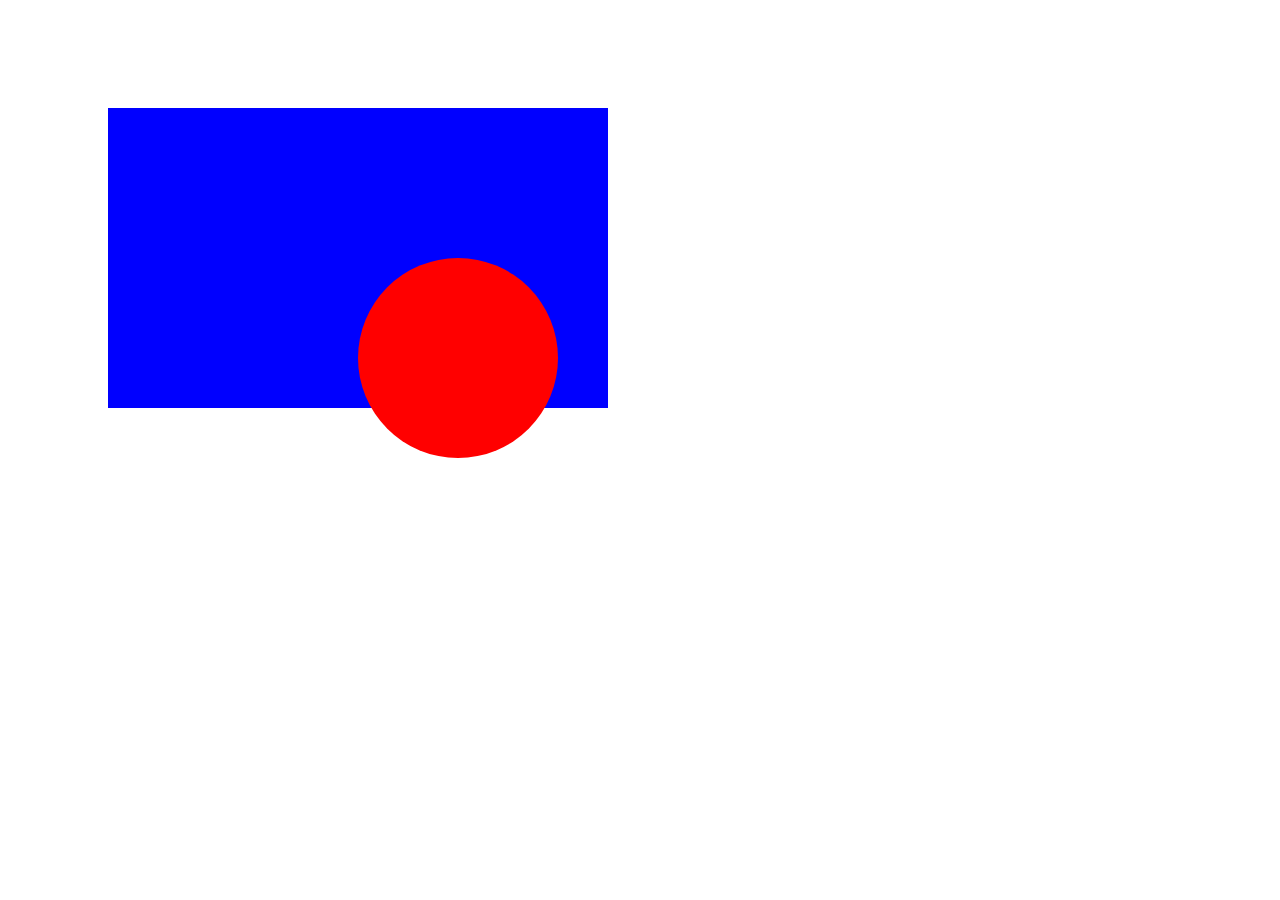
<file: 7.2 CSS Positioning/index.html>
<!DOCTYPE html>
<html>

<head>
  <title>CSS Positioning Exercise</title>
  <style>
    /* Write your code here */
  .blue-box{
    width: 500px;
    height: 300px;
    background-color: blue;
    position: relative;
    top: 100px;
    left: 100px;

  }
  .red-circle{
    border-radius: 50%;
    width: 200px;
    height: 200px;
    background-color: red;
    position: relative;
    top: 150px;
    left: 250px;
  }
  </style>
</head>

<body>
  <div class="blue-box">
    <div class="red-circle">
    </div>
  </div>

</body>

</html>
</file>
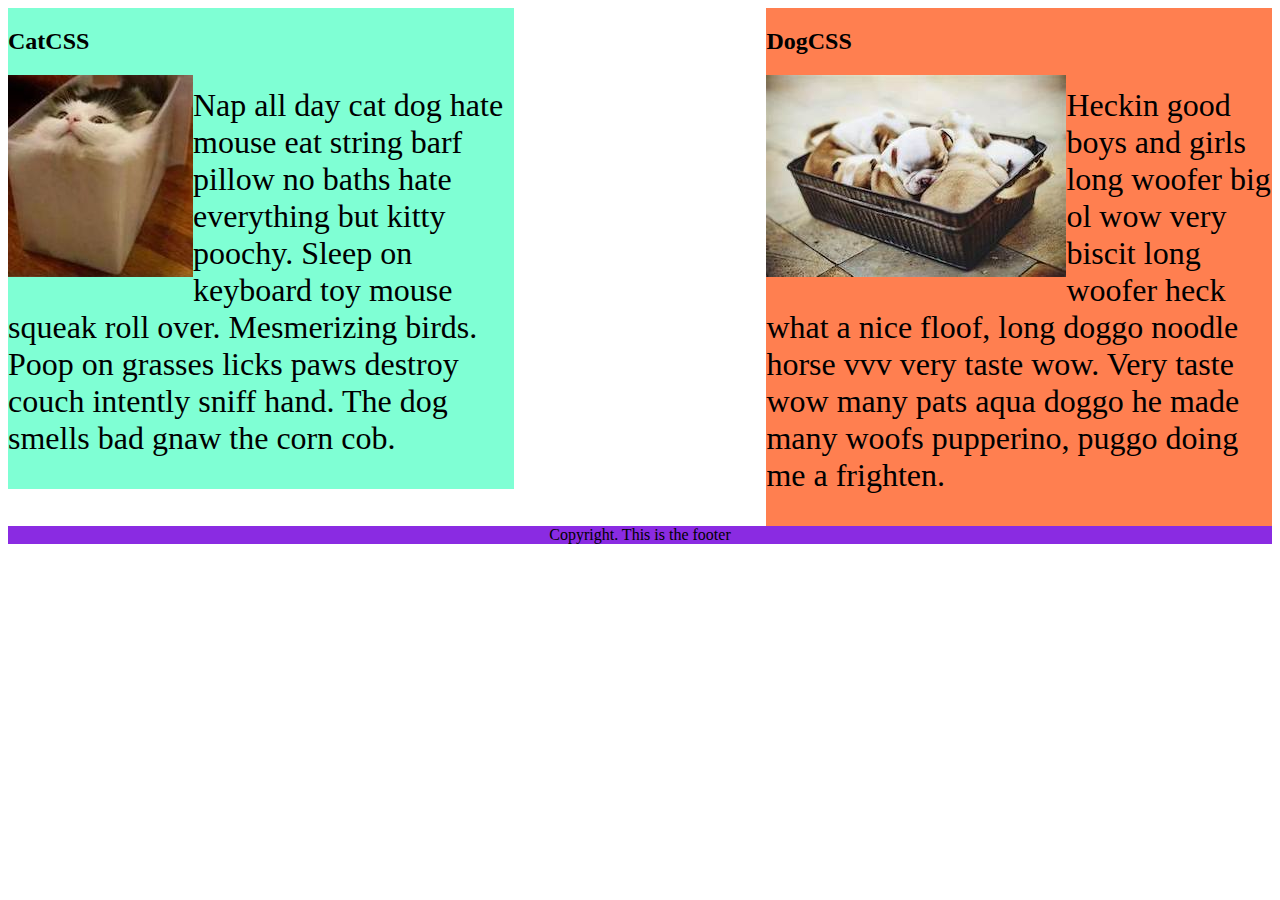
<file: 8.1 CSS Float/index.html>
<!DOCTYPE html>
<html lang="en">

<!-- TODO
1. Make both paragraph elements wrap around the image.
2. Use Float to move the cat div to the left and the dog div to the right.
3. Use clear to make the footer go below both the cat and dog div. -->

<head>
  <meta charset="UTF-8">
  <title>CSS Float</title>
  <style>
    div {
      display: inline-block;
      width: 40%;
    }

    p {
      font-size: 2em;
    }

    .cat {
      background-color: aquamarine;
      float: left;

    }

    .dog {
      background-color: coral;
      float: right;
    }

    footer {
      text-align: center;
      background-color: blueviolet;
      clear: both;
    }
    img{
      float: left;
    }
  </style>
</head>

<body>
  <div class="cat">
    <h2>CatCSS</h2>

    <img src="cat.jpeg" alt="cat in a box" />
    <p class="first-paragraph">Nap all day cat dog hate mouse eat string barf pillow no baths hate everything but kitty
      poochy. Sleep on keyboard
      toy
      mouse squeak roll over. Mesmerizing birds. Poop on grasses licks paws destroy couch intently sniff hand. The dog
      smells
      bad gnaw the corn cob.</p>
  </div>
  <div class="dog">
    <h2>DogCSS</h2>
    <img src="dog.jpeg" alt="dogs in a box" />
    <p class="second-paragraph">Heckin good boys and girls long woofer big ol wow very biscit long woofer heck what a
      nice
      floof, long doggo noodle
      horse vvv very taste wow. Very taste wow many pats aqua doggo he made many woofs pupperino, puggo doing me a
      frighten.</p>
  </div>

  <footer>Copyright. This is the footer</footer>
</body>

</html>
</file>
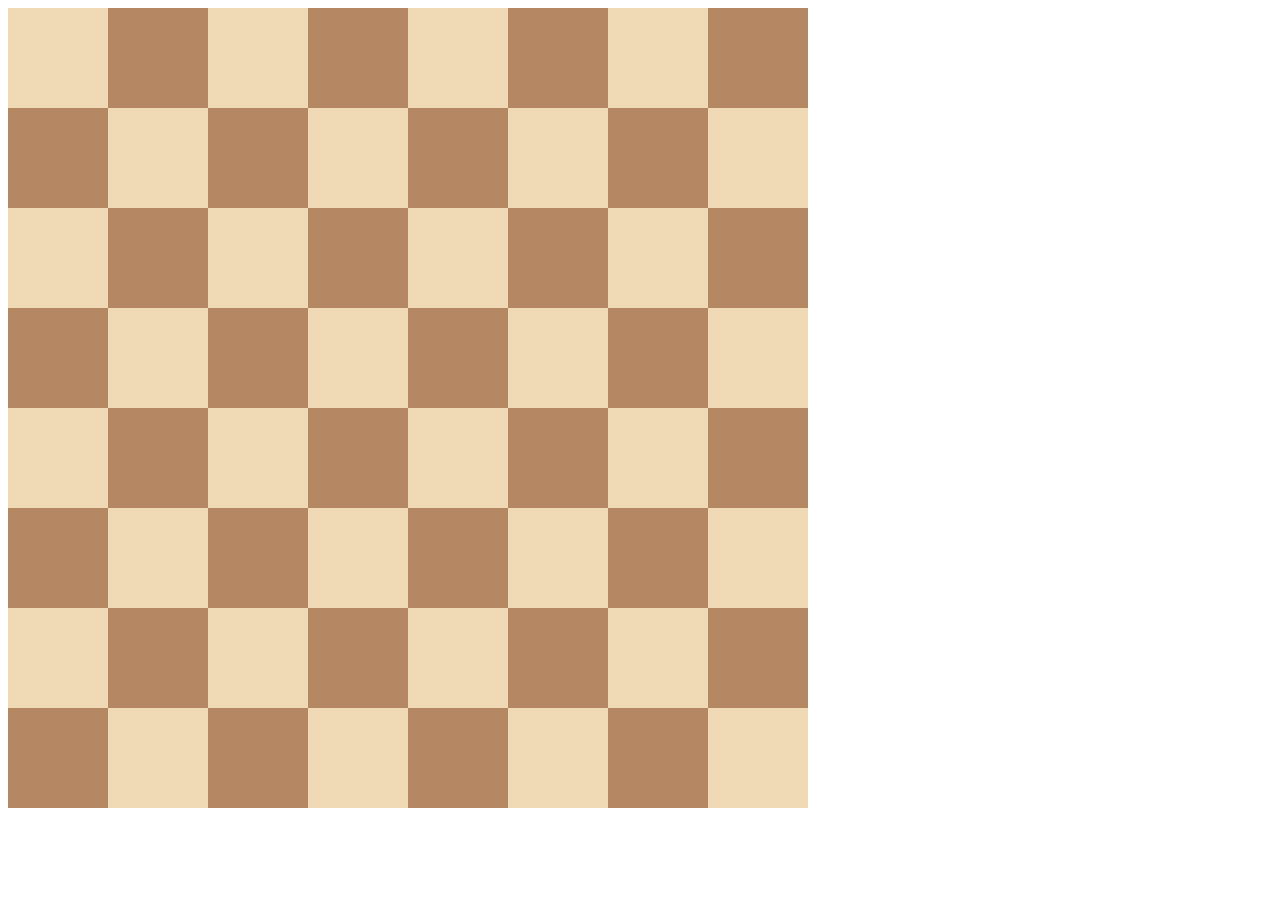
<file: 10.0+Display+Grid/10.0 Display Grid/index.html>
<!DOCTYPE html>
<html>

<head>
  <title>Chessboard</title>
  <style>
    /* Write your code here */
    /* Each square should be 100px by 100px */
    /* My colours for white: #f0d9b5, black: #b58863 */
    .container{
      display: grid;
      grid-template-columns: 1fr 1fr 1fr 1fr 1fr 1fr 1fr 1fr;
      grid-template-rows: 1fr 1fr 1fr 1fr 1fr 1fr 1fr 1fr ;
      width: 800px;
    }
    .white{
      height: 100px;
      width: 100px;
      background-color: #f0d9b5;
    }
    .black{
      height: 100px;
      width: 100px;
      background-color: #b58863;
    }
  </style>
</head>

<body>
  <div class="container">
    <div class="white"></div>
    <div class="black"></div>
    <div class="white"></div>
    <div class="black"></div>
    <div class="white"></div>
    <div class="black"></div>
    <div class="white"></div>
    <div class="black"></div>
    <div class="black"></div>
    <div class="white"></div>
    <div class="black"></div>
    <div class="white"></div>
    <div class="black"></div>
    <div class="white"></div>
    <div class="black"></div>
    <div class="white"></div>
    <div class="white"></div>
    <div class="black"></div>
    <div class="white"></div>
    <div class="black"></div>
    <div class="white"></div>
    <div class="black"></div>
    <div class="white"></div>
    <div class="black"></div>
    <div class="black"></div>
    <div class="white"></div>
    <div class="black"></div>
    <div class="white"></div>
    <div class="black"></div>
    <div class="white"></div>
    <div class="black"></div>
    <div class="white"></div>
    <div class="white"></div>
    <div class="black"></div>
    <div class="white"></div>
    <div class="black"></div>
    <div class="white"></div>
    <div class="black"></div>
    <div class="white"></div>
    <div class="black"></div>
    <div class="black"></div>
    <div class="white"></div>
    <div class="black"></div>
    <div class="white"></div>
    <div class="black"></div>
    <div class="white"></div>
    <div class="black"></div>
    <div class="white"></div>
    <div class="white"></div>
    <div class="black"></div>
    <div class="white"></div>
    <div class="black"></div>
    <div class="white"></div>
    <div class="black"></div>
    <div class="white"></div>
    <div class="black"></div>
    <div class="black"></div>
    <div class="white"></div>
    <div class="black"></div>
    <div class="white"></div>
    <div class="black"></div>
    <div class="white"></div>
    <div class="black"></div>
    <div class="white"></div>
  </div>
</body>

</html>
</file>
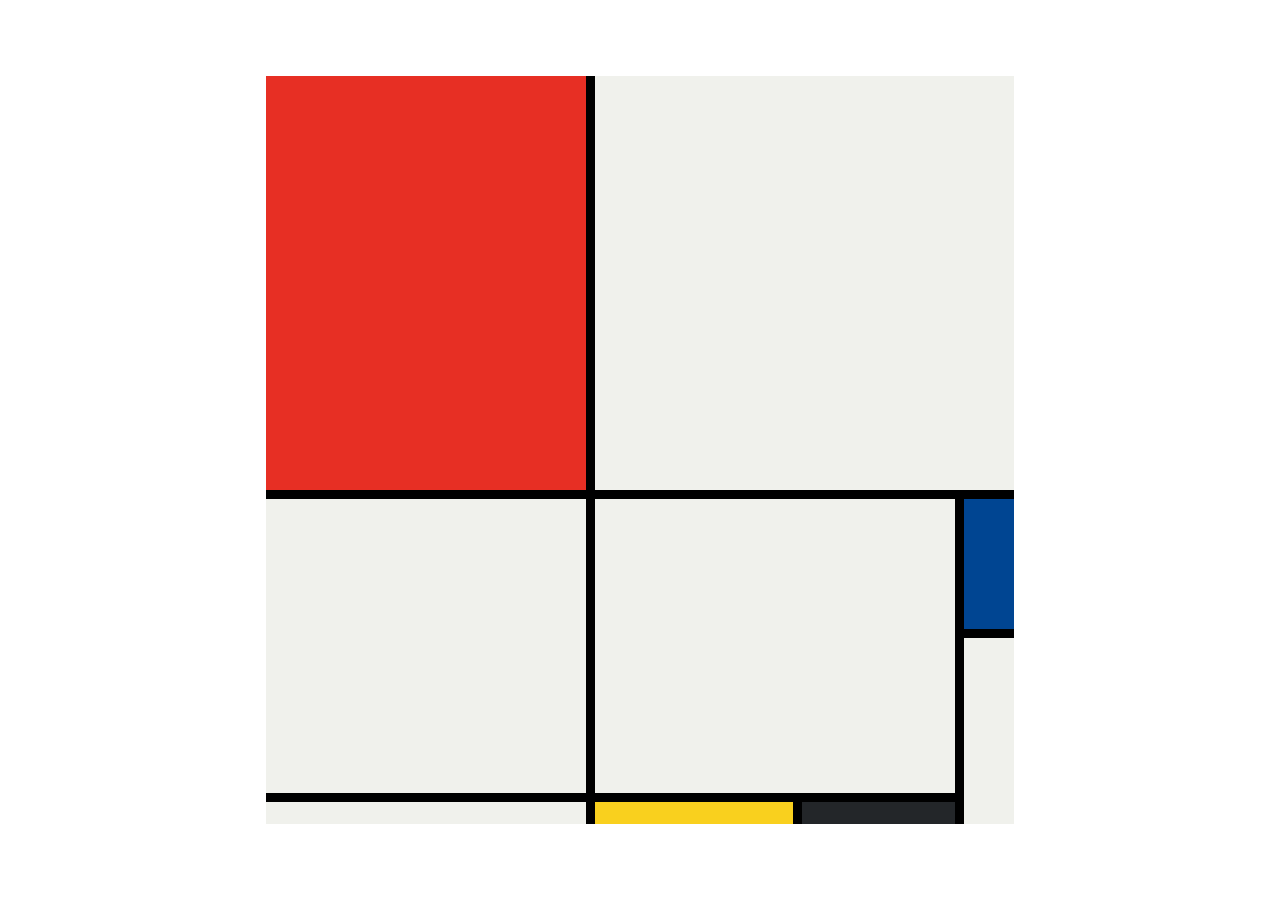
<file: 10.3+Mondrian+Project/10.3 Mondrian Project/index.html>
<!DOCTYPE html>
<html lang="en">

<head>
  <meta charset="UTF-8">
  <meta name="viewport" content="width=device-width, initial-scale=1.0">
  <title>Mondrian Project</title>
  <style>
    body{
      display: grid;
      justify-content: center;
      align-items: center;
      height: 100vh;
      margin: 0;
      padding: 0;
    }
.container{
        display: grid; 
        grid-template-columns: 320px 198px 153px 50px;
        grid-template-rows: 414px 130px 155px 22px;
        width:748px;
        height: 748px;
        background-color: #000;
        gap:9px;
}
.items{
  background-color: #F0F1EC;
}
.red{

  background-color: #E72F24;
  
}


.black{
  background-color: #232629;
}
.yellow{
  background-color: #F9D01E;
}
.white1{
  grid-column: span 3;
}
.white2{
  grid-row-start: 2;
  grid-row-end: 4;
}
.white3{
  grid-area: 2 / 2 / 4 / 4;
}
.blue{
  background-color: #004592;
  border-bottom: 10px ;
}
.white4{

  grid-row-start: 3;
  grid-row-end: -1;
}
    /* 
    Write your CSS here 
    Gap Colour: #000
    White: #F0F1EC
    Red: #E72F24
    Black: #232629
    Blue: #004592
    Yellow: #F9D01E

    For dimensions, see dimensions.png image.
    HINT: Remember you can't change the properties of grid lines.
    But grid lines are transparent!
    */
  </style>
</head>

<body>
  <!-- Write your HTML here -->
   <div class="container">
   <div class="items red"></div>
   <div class="items white1"></div>
   <div class="items white2"></div>
   <div class="items white3"></div>

   <div class="items blue"></div>
   <div class="items white4"></div>

   <div class="items"></div>
   <div class="items yellow"></div>
   <div class="items black"></div>
</div>
</body>

</html>
</file>
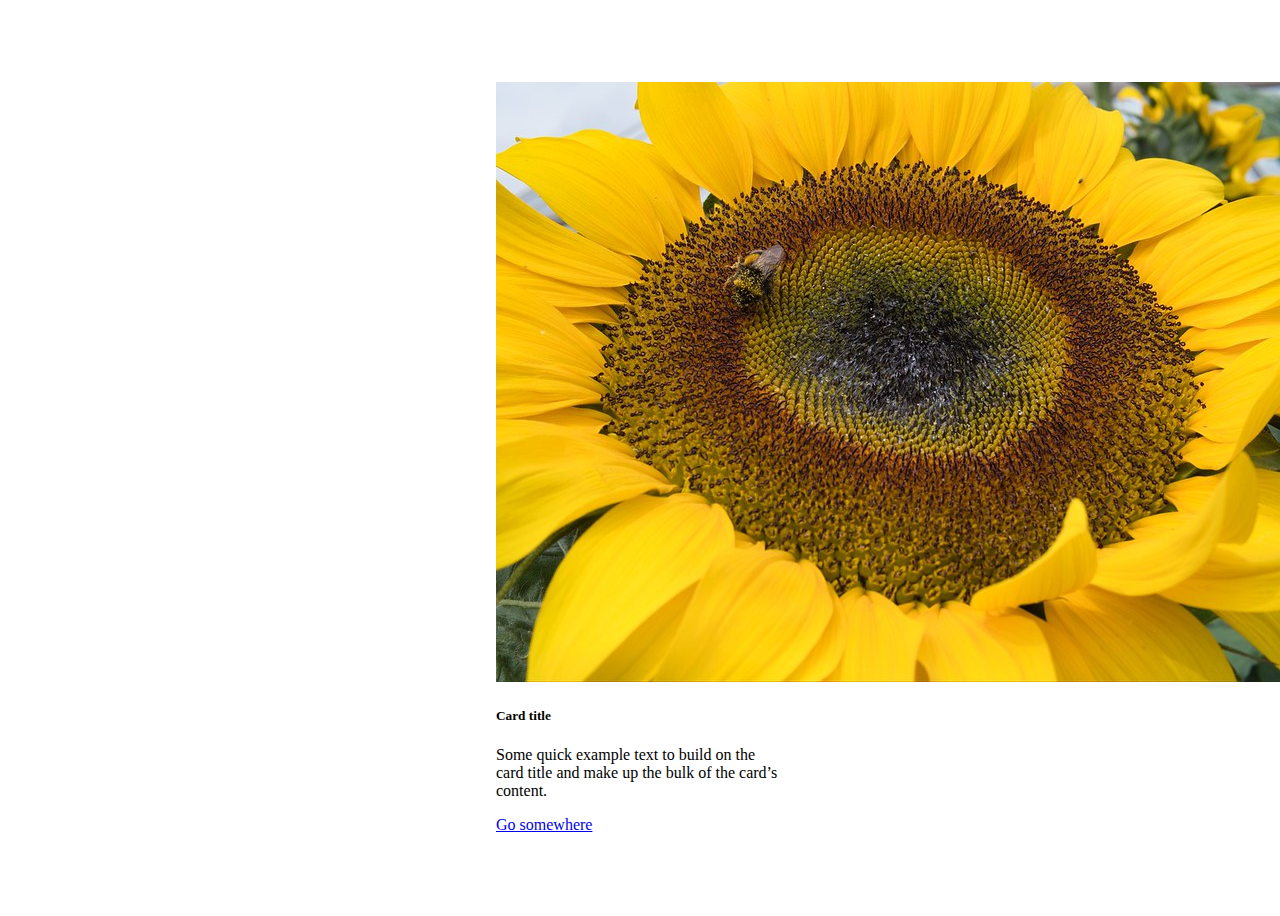
<file: 11.0+Bootstrap+Intro/11.0 Bootstrap Intro/index.html>
<!doctype html>
<html lang="en">

<head>
  <meta charset="utf-8">
  <meta name="viewport" content="width=device-width, initial-scale=1">
  <title>Bootstrap</title>
  <link href="https://cdn.jsdelivr.net/npm/bootstrap@5.3.8/dist/css/bootstrap.min.css" rel="stylesheet" integrity="sha384-sRIl4kxILFvY47J16cr9ZwB07vP4J8+LH7qKQnuqkuIAvNWLzeN8tE5YBujZqJLB" crossorigin="anonymous">
  <!-- TODO 1: Add the Bootstrap link here. -->
  <style>
    .flex-container{
      display: flex;
      justify-content: center;
      align-items: center;
      height: 100vh;

    }
    /* TODO 4: Use flexbox to center the card in the vertical and horizontal center. */
  </style>
</head>

<body>
  <div class="flex-container">

    <!-- TODO 2: Add the Bootstrap Prebuilt Card here -->
    <!-- TODO 3: Change the image src to display the flower.jpg image. -->
  <div class="card" style="width: 18rem;">
  <img src="flower.jpg"class="card-img-top" alt="...">
  <div class="card-body">
    <h5 class="card-title">Card title</h5>
    <p class="card-text">Some quick example text to build on the card title and make up the bulk of the card’s content.</p>
    <a href="#" class="btn btn-primary">Go somewhere</a>
  </div>
</div>
</body>

</html>
</file>
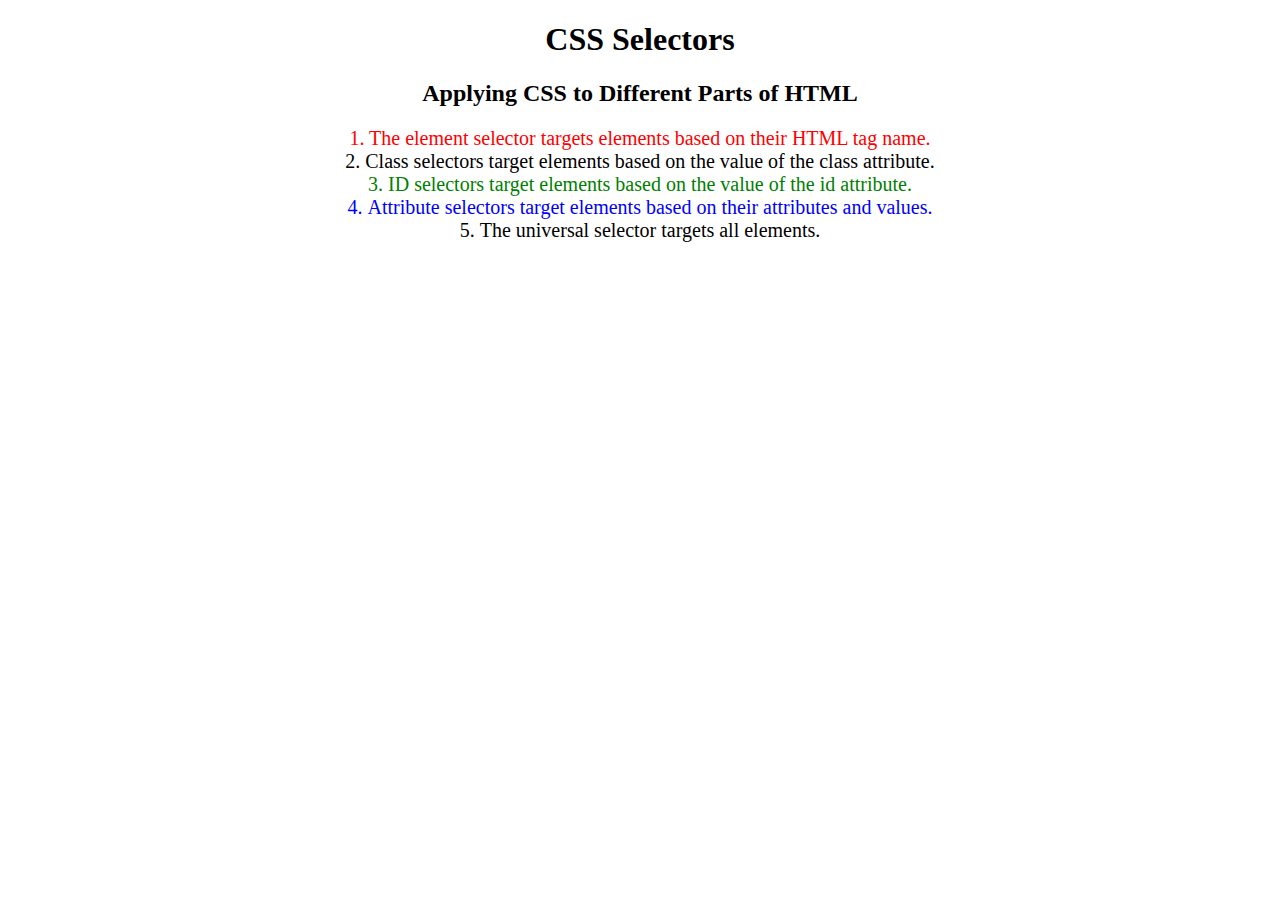
<file: 5.3+CSS+Selectors/5.3 CSS Selectors/index.html>
<!DOCTYPE html>
<html lang="en">

<head>
  <meta charset="UTF-8">
  <title>CSS Selectors</title>
  <link rel="stylesheet" href="./style.css" />
</head>

<body>
  <h1>CSS Selectors</h1>
  <h2>Applying CSS to Different Parts of HTML</h2>
  <!-- TODO 1: Set the CSS for all paragraph tags to "color: red" -->
  <p class="note">1. The element selector targets elements based on their HTML tag name.</p>

  <ol>
    <!-- TODO 2: Set the CSS for all elements with a class of "note" to "font-size: 20px" -->
    <li class="note" value="2">Class selectors target elements based on the value of the class attribute.</li>

    <!-- TODO 3: Set the CSS for the element with an id of "id-selector-demo" to "color: green" -->
    <li class="note" id="id-selector-demo" value="3">ID selectors target elements based on the value of the id
      attribute.</li>

    <!-- TODO 4: Set the CSS for the li elements that have the "value" attribute set to "4" to have "color: blue" -->
    <li class="note" value="4">Attribute selectors target elements based on their attributes and values.</li>

    <!-- TODO 5: Set all elements to have "text-align: center" -->
    <li class="note" value="5">The universal selector targets all elements.</li>
  </ol>
</body>

</html>
</file>
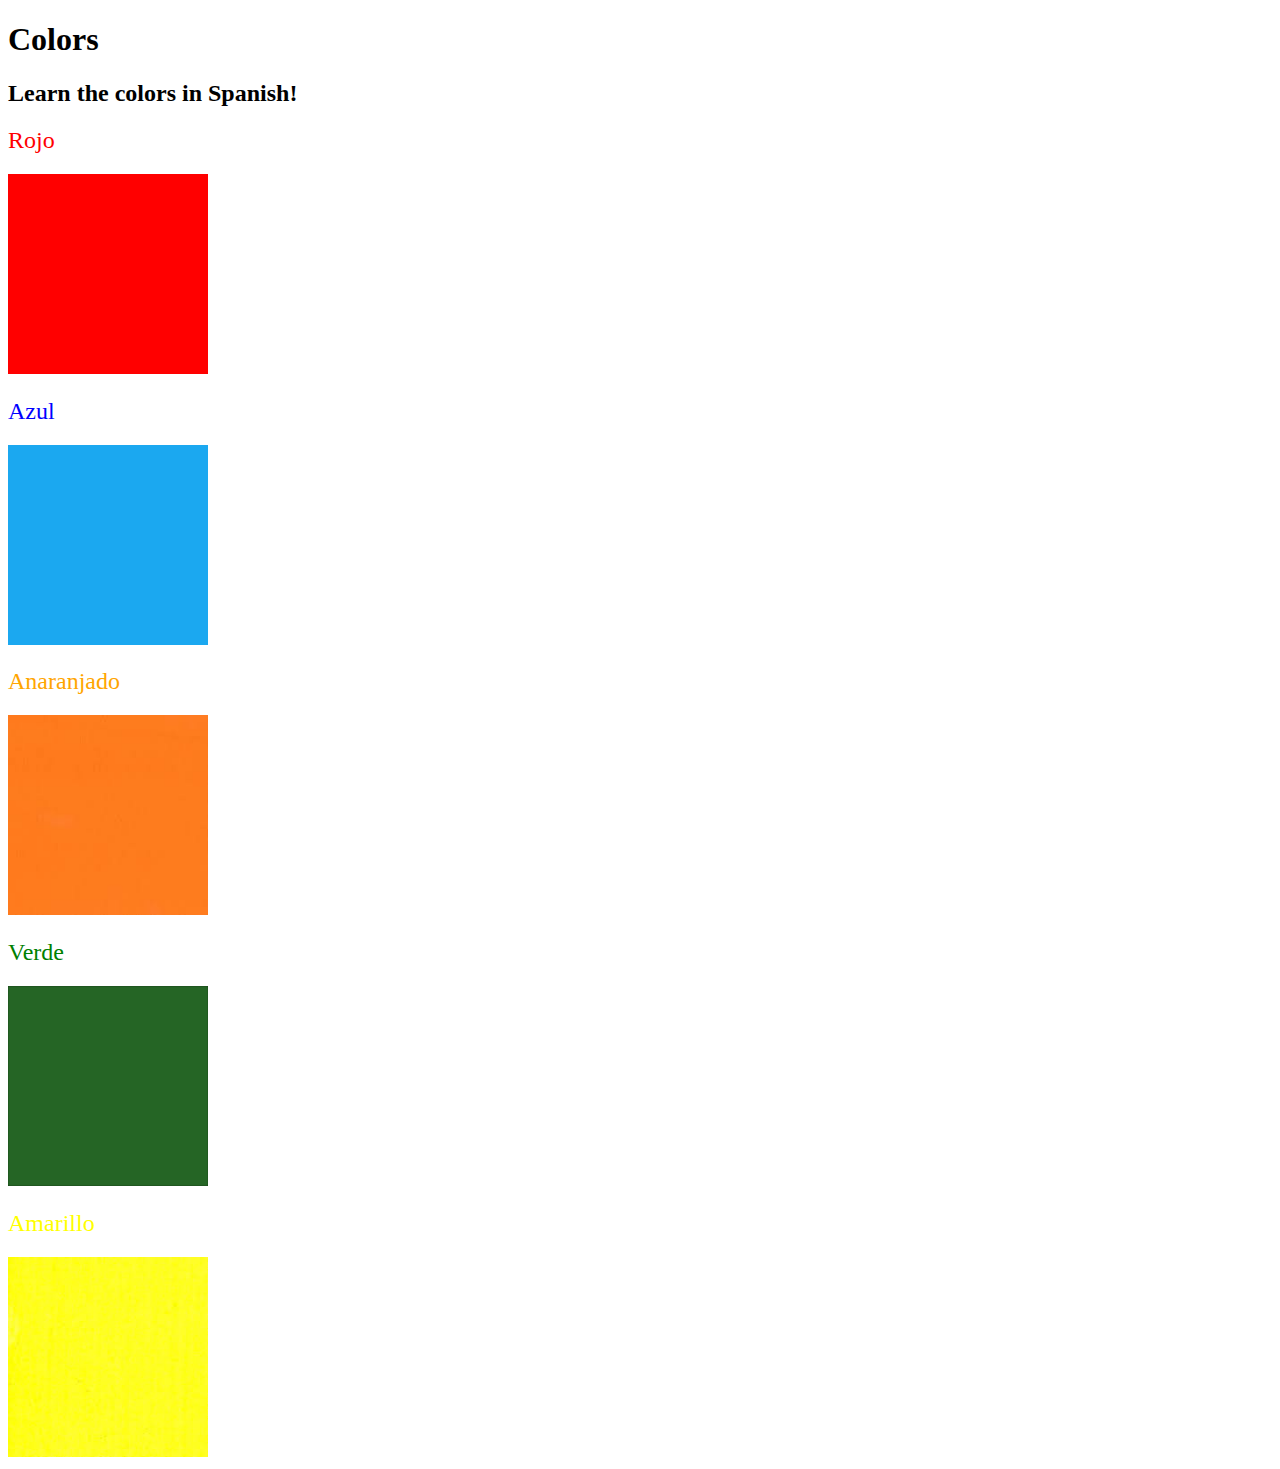
<file: 5.4+Color+Vocab+Project/5.4+Color+Vocab+Project/index.html>
<!DOCTYPE html>
<html lang="en">
  <head>
    <meta charset="UTF-8" />
    <title>Spanish Vocabulary</title>
    <link rel="stylesheet" href="./style.css" />
  </head>

  <body>
    <h1>Colors</h1>
    <h2>Learn the colors in Spanish!</h2>
    <h2 class="color-title" id="red">Rojo</h2>
    <img src="./assets/images/red.png" alt="red" />

    <h2 class="color-title" id="blue">Azul</h2>
    <img src="./assets/images/blue.png" alt="blue" />

    <h2 class="color-title" id="orange">Anaranjado</h2>
    <img src="./assets/images/orange.png" alt="orange" />

    <h2 class="color-title" id="green">Verde</h2>
    <img src="./assets/images/green.png" alt="green" />

    <h2 class="color-title" id="yellow">Amarillo</h2>
    <img src="./assets/images/yellow.png" alt="yellow" />
  </body>
</html>

<!-- 
TODOs
IMPORTANT: You should not need to make ANY CHANGES to index.html
All code should be written in your CSS file.

1. Create a CSS file and incorporate it as an external stylesheet.
2. Use CSS to style each of the color titles to meaning. 
Hint: Use the id to help if you don't know the words in spanish.
3. Use CSS to change all the color titles to have "font-weight: normal;"
4. Use CSS (not HTML) to make all the images 200px heigh and 200px wide. 
Hint: 
https://developer.mozilla.org/en-US/docs/Web/CSS/height
https://developer.mozilla.org/en-US/docs/Web/CSS/width
-->
</file>
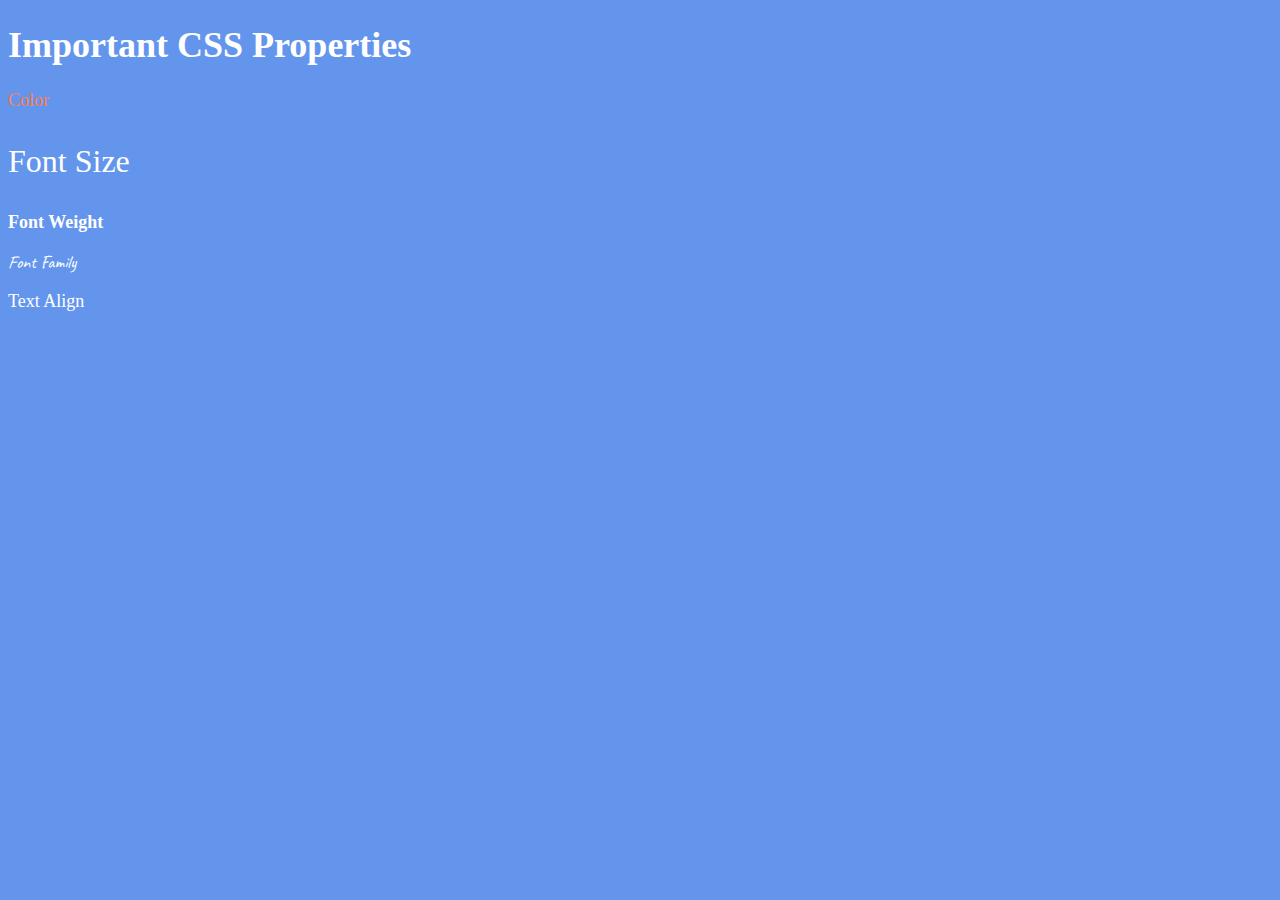
<file: 6.1+Font+Properties/6.1+Font+Properties/index.html>
<!DOCTYPE html>
<html lang="en">

<head>
  <meta charset="UTF-8">
  <title>CSS Properties</title>
  <style>
    body {
      background-color: cornflowerblue;
      color: white;
      font-size: 18px;
    }

    /* Don't change the CSS above, add Your CSS below */
#one{
  color: coral;
}
#two{
  font-size: 32px;
}
#three{
  font-weight: bold;
}
#four{
  font-family: "Caveat", cursive;
}
#five{
  text-align: right;
}
html{
  font-size: 30px;
}

    
  </style>
<link rel="preconnect" href="https://fonts.googleapis.com">
<link rel="preconnect" href="https://fonts.gstatic.com" crossorigin>
<link href="https://fonts.googleapis.com/css2?family=Caveat:wght@400..700&display=swap" rel="stylesheet">
</head>

<body>
  <h1>Important CSS Properties</h1>
  <p id="one">Color</p>
  <p id="two">Font Size</p>
  <p id="three">Font Weight</p>
  <p id="four">Font Family</p>
  <p d="five">Text Align</p>

  <!-- TODOs
  1. Change the color of <p>Color</p> to "coral" color.
  2. Change the font size of <p>Font Size</p> to 2X the size of the root font size.
  3. Change the font weight of <p>Font Weight</p> to 900.
  4. Change the font family of <p>Font Family</p> to the Google font Caveat with regular (400) font weight.
  Link: https://fonts.google.com/specimen/Caveat
  5. Change the <p>Text Align</p> to right align.
  6. Change the the root (html element) font size to 30px -->
</body>

</html>
</file>
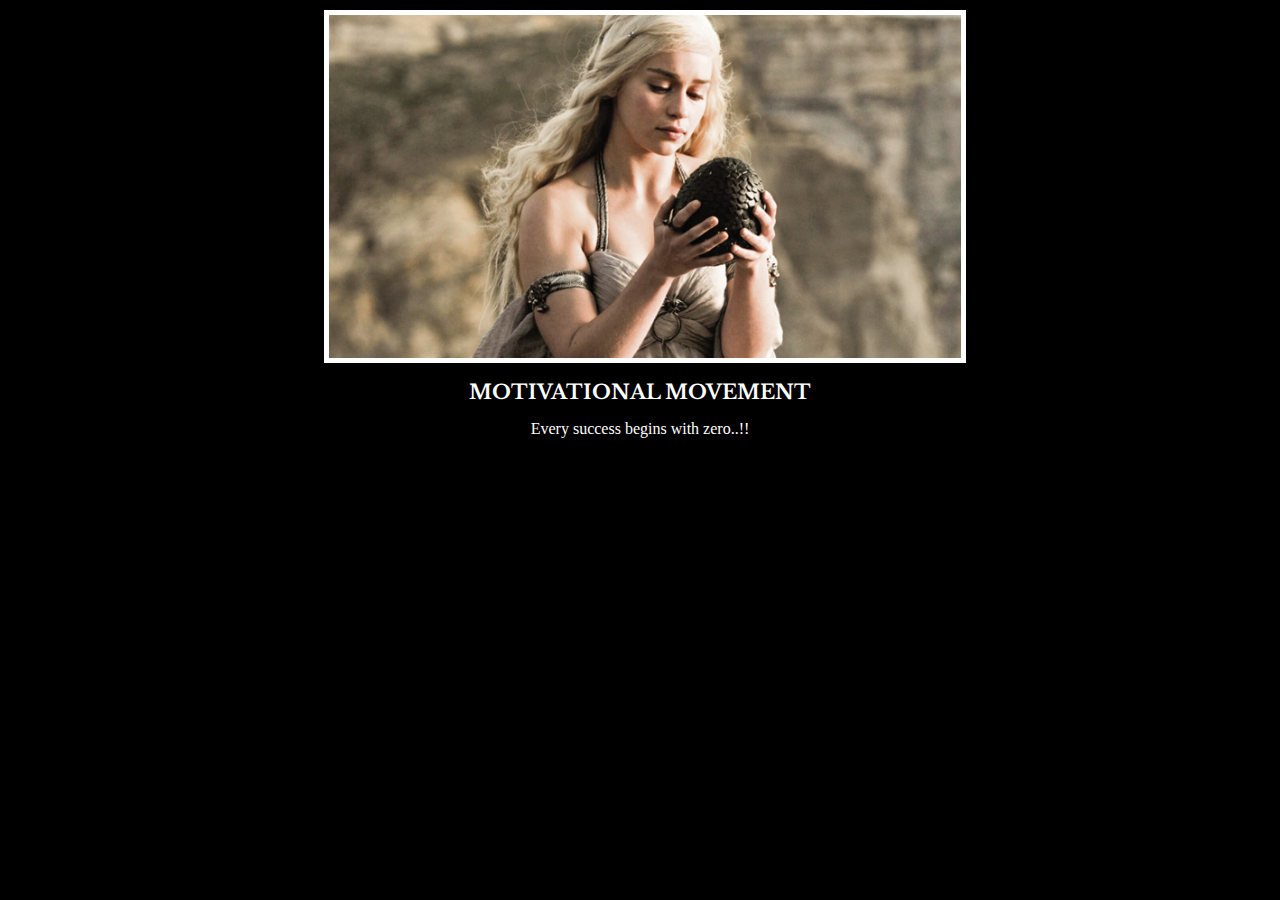
<file: 6.4+Motivation+Meme+Project/6.4 Motivation Meme Project/index.html>
<!DOCTYPE html>
<html lang="en">
<head>
  <meta charset="UTF-8">
  <meta name="viewport" content="width=device-width, initial-scale=1.0">
  <title>Document</title>
  <style>
    body{
      background-color: black;
      color: white;
      text-align: center;

    }

    div{
      width: 50%;
      margin-left: 25%;
      margin-top: 10px;
;
    }

    h1{
      font-family: "Libre Baskerville", serif;
      font-weight: bold;
      font-size: 20px;
      text-transform: uppercase;
      

    }

    img{
      width: 100%;
      border : 5px solid white;
    }

  </style>
  <link rel="preconnect" href="https://fonts.googleapis.com">
<link rel="preconnect" href="https://fonts.gstatic.com" crossorigin>
<link href="https://fonts.googleapis.com/css2?family=Libre+Baskerville:ital,wght@0,400..700;1,400..700&display=swap" rel="stylesheet">
</head>
<body>
  <div>
    <img src ="./assets/images/poster.jpeg">
    <h1> Motivational Movement</h1>
   <p>Every success begins with zero..!!</p>

  </div>
  
</body>
</html><!----
  TODO: Create a motivational post website.
Style it how ever you like. 
Look at the goal image for inspiration.
But it must have the following features:
1. The main h1 text should be using the Regular Libre Baskerville Font from Google Fonts:
  https://fonts.google.com/specimen/Libre+Baskerville
2. The text should be white and background black.
3. Add your own image into the images folder inside assets. It should have a 5px white border.
4. The text should be center aligned.
5. Create a div to contain the h1, p and img elements. Adjust the margins so that the image and text are centered on the page. 
  Hint: You horizontally center a div by giving it a width of 50% and a margin-left of 25%.
  Hint: Set the image to have a width of 100% so it fills the div. 
6. Read about the text-transform property on MDN docs to make the h1 uppercase with CSS.
  https://developer.mozilla.org/en-US/docs/Web/CSS/text-transform 
-->
</file>
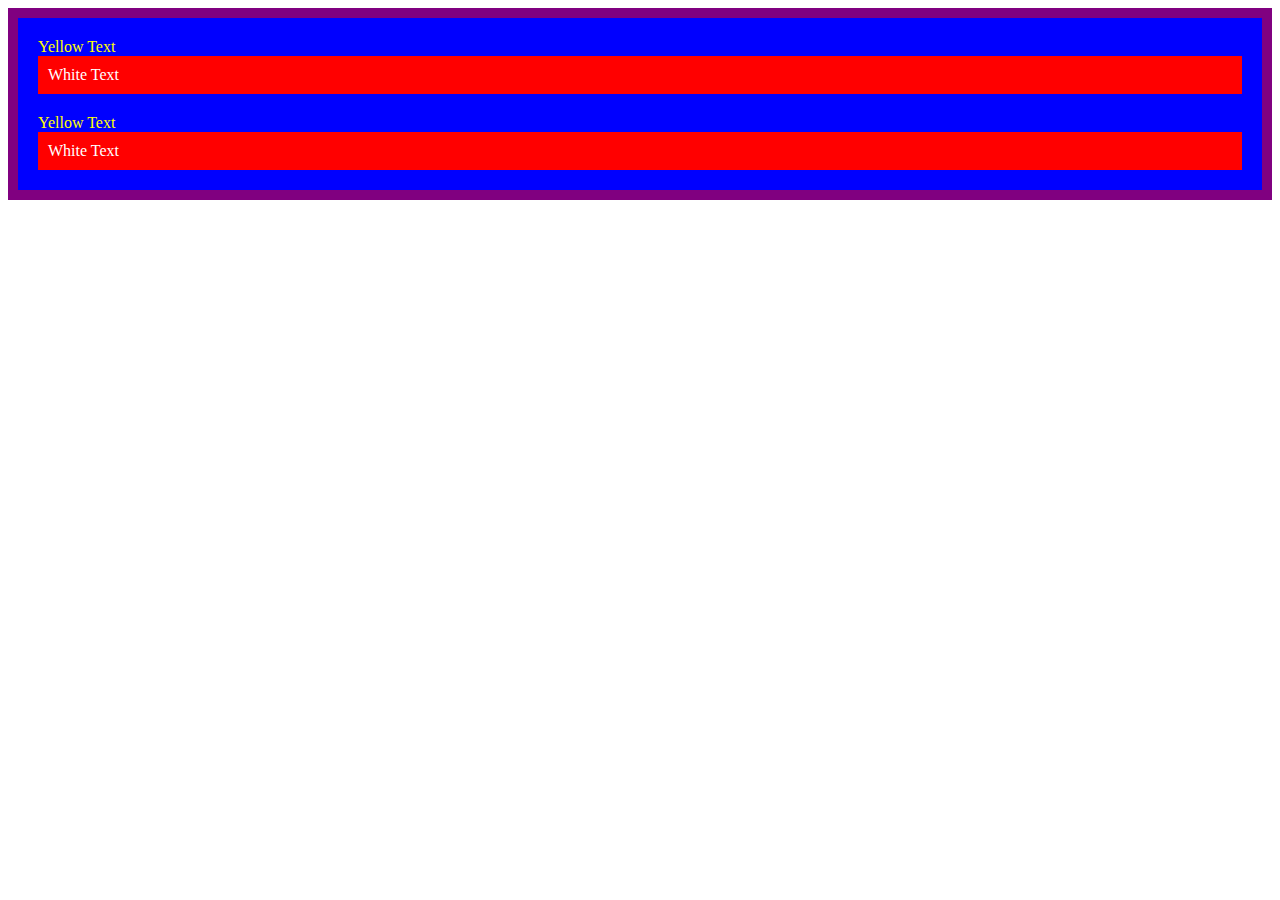
<file: 7.0+CSS+Cascade/7.0+CSS+Cascade/index.html>
<!DOCTYPE html>
<html lang="en">

<head>
  <meta charset="UTF-8">
  <title>CSS Cascade</title>
  <link rel="stylesheet" href="./style.css">
</head>

<body>
  <div id="outer-box" class="box">
    <div class="box">
      <p>Yellow Text</p>
      <div class="box inner-box">
        <p class="white-text">White Text</p>
      </div>
    </div>
    <div class="box">
      <p>Yellow Text</p>
      <div class="box inner-box">
        <p class="white-text">White Text</p>
      </div>
    </div>
  </div>
</body>

</html>
</file>
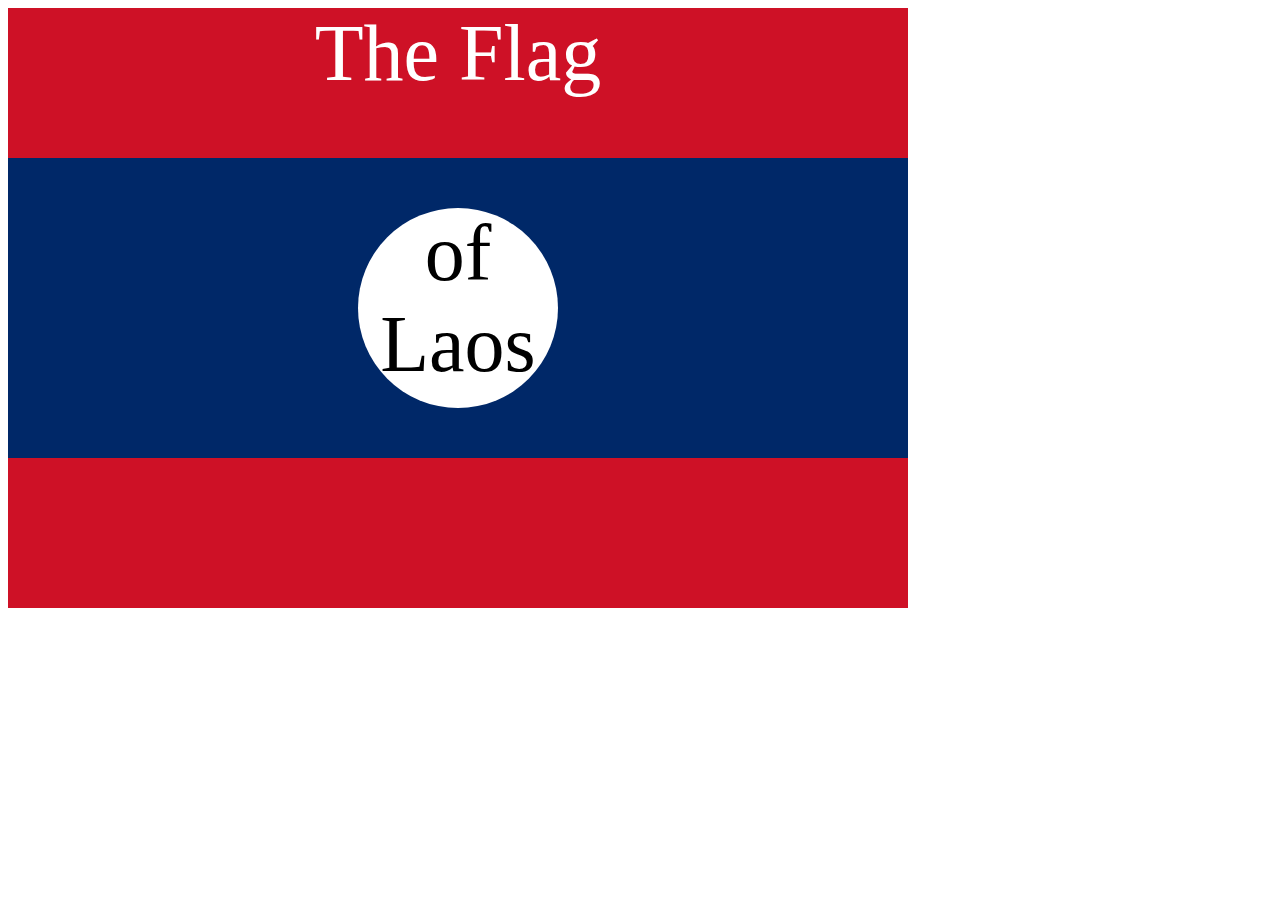
<file: 7.3+Flag+Project/7.3 CSS Flag Project/index.html>
<!DOCTYPE html>
<html lang="en">

<head>
  <meta charset="UTF-8">
  <title>CSS Flag Project</title>
  <style>
    /* Write your CSS Code here */
  .flag{
    width: 900px;
    height: 600px;
    background-color: #ce1126;
    position: relative;
  }
  .flag > div{
    width: 900px;
    height: 300px;
    background-color: #002868;
    top: 150px;
    position:absolute;
  }
  .flag > div > div{ 
    width: 200px;
    height: 200px;
    background-color: white;
    position: relative;
    border-radius: 50%;
    top: 50px;
    left: 350px;
  }
  p{
    font-size: 5rem;
    color: white;
    text-align: center;
    padding: 0%;
    margin: 0%;
  }
  .flag > div > div p{
    color: black;
  }
    
  </style>
</head>

<!-- 
  IMPORTANT! Do not change any HTML
Don't add any classes/ids/elements 
Use what you know about combining selectors 
and CSS specificity instead.
Hint 1: The flag is 900px by 600px and the circle is 200px by 200px.
Hint 2: You can use CSS inspection to get the colors from
https://appbrewery.github.io/flag-of-laos/
-->

<body>
  <div class="flag">
    <p>The Flag</p>
    <div>
      <div>
        <p>of Laos</p>
      </div>
    </div>
  </div>
</body>

</html>
</file>
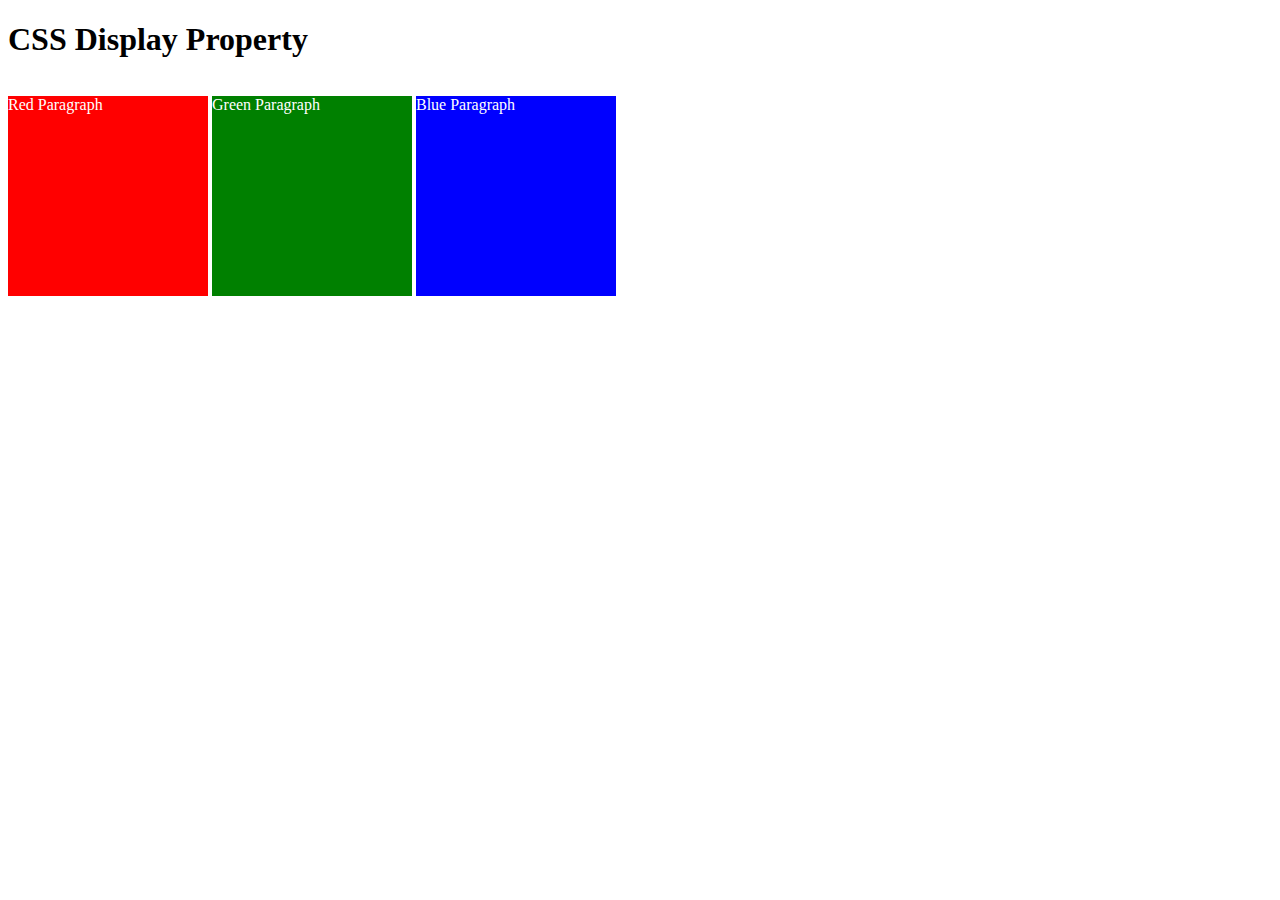
<file: 8.0+CSS+Display/8.0 CSS Display/index.html>
<!DOCTYPE html>
<html>

<!-- 
  TODO
1. By changing only the display property of the CSS make all 3 squares line up horizontally like in goal1 image.
2. Change only the display property to make all 3 squares line up vertically like in goal2 image. 
-->

<head>
  <title>CSS Display Property Example</title>
  <style>
    p {
      color: white;
    }

    .red {
      display: inline-block;
      width: 200px;
      height: 200px;
      background-color: red;
    }

    .green {
      display: inline-block;
      width: 200px;
      height: 200px;
      background-color: green;
    }

    .blue {
      display: inline-block;
      width: 200px;
      height: 200px;
      background-color: blue;
    }
  </style>
</head>


<body>
  <h1>CSS Display Property</h1>
  <p class="red">Red Paragraph </p>
  <p class="green">Green Paragraph</p>
  <p class="blue">Blue Paragraph</p>
</body>

</html>
</file>
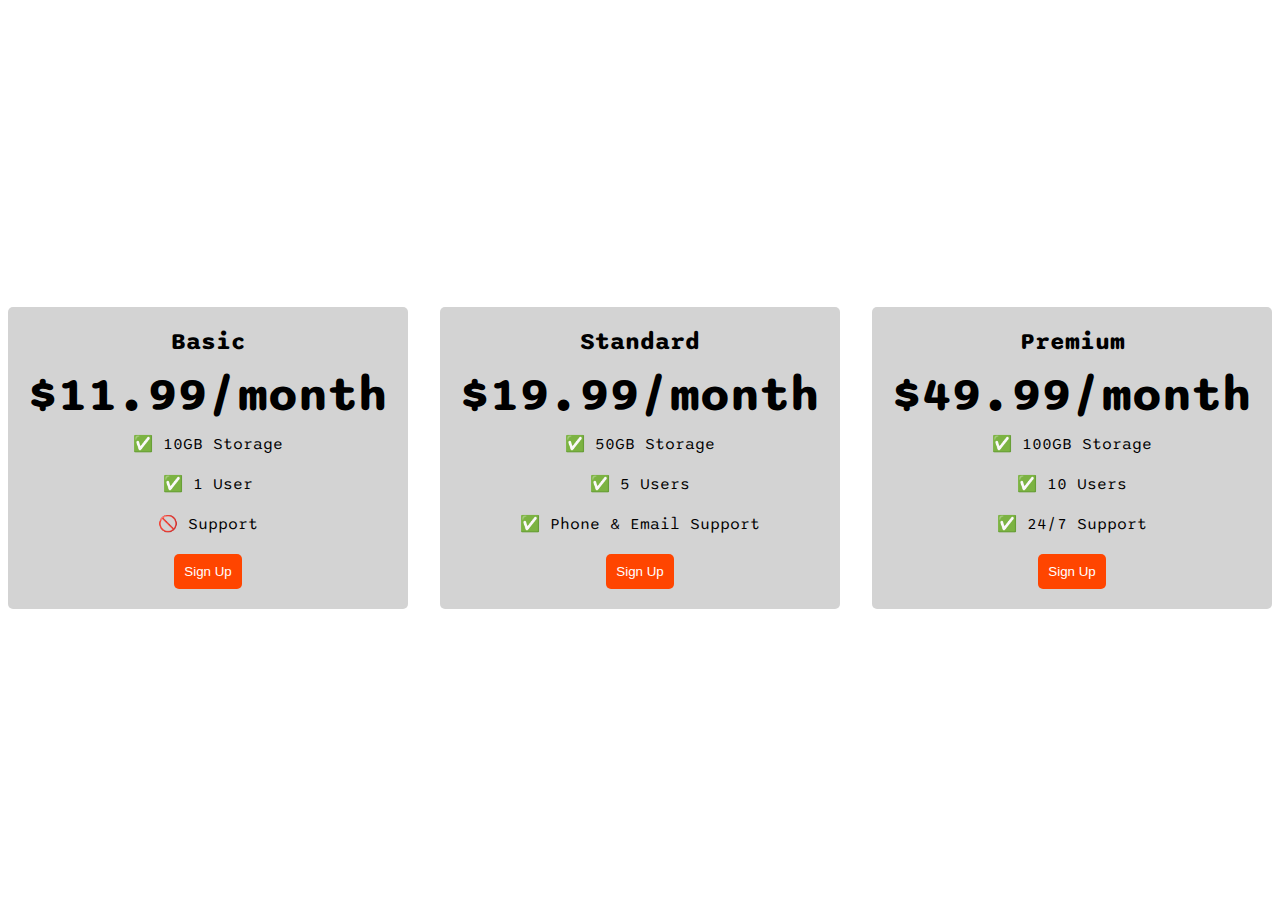
<file: 9.4+Flexbox+Pricing+Table+Project/9.4+Flexbox+Pricing+Table+Project/index.html>
<!DOCTYPE html>
<html>
  <head>
    <title>Flexbox Pricing Table</title>
    <link rel="preconnect" href="https://fonts.googleapis.com" />
    <link rel="preconnect" href="https://fonts.gstatic.com" crossorigin />
    <link
      href="https://fonts.googleapis.com/css2?family=Sono:wght@400;700&display=swap"
      rel="stylesheet"
    />
    <style>    
      body {
        font-family: "Sono", sans-serif;
      }
      .pricing-container{
        display: flex;
        gap: 2rem;
        justify-self: center;
        align-items: center;
        height: 100vh;
      }
      .pricing-plan{
        flex: 1;
        max-width: 400px;
        padding: 20px;
        background-color: lightgray;
        border-radius: 5px;
        text-align: center;
      }
      .plan-title{
           font-size: 24px;
           font-weight: 700;
           margin-bottom: 10px ;  

      }
      .plan-price{
        font-size: 48px;
        font-weight: 700;
        margin-bottom: 10px;
      }
      .plan-features{
        list-style: none;
        padding: 0%;
        margin: 0px;
      }
      .plan-features > li {
           margin-bottom: 20px;
      }
      .plan-button{
        padding: 10px;
        background-color: orangered;
        color: white;
        border-radius: 5px;
        border: none;
      }
      /* Hint: What can you do with a media query and flexbox? */
      @media (max-width: 1250px) {
        .pricing-container{
          flex-direction: column;
        }
      }
    </style>
  </head>

  <body>
    <div class="pricing-container">
      <div class="pricing-plan">
        <div class="plan-title">Basic</div>
        <div class="plan-price">$11.99/month</div>
        <ul class="plan-features">
          <li>✅ 10GB Storage</li>
          <li>✅ 1 User</li>
          <li>🚫 Support</li>
        </ul>
        <button class="plan-button">Sign Up</button>
      </div>
      <div class="pricing-plan">
        <div class="plan-title">Standard</div>
        <div class="plan-price">$19.99/month</div>
        <ul class="plan-features">
          <li>✅ 50GB Storage</li>
          <li>✅ 5 Users</li>
          <li>✅ Phone &amp; Email Support</li>
        </ul>
        <button class="plan-button">Sign Up</button>
      </div>
      <div class="pricing-plan">
        <div class="plan-title">Premium</div>
        <div class="plan-price">$49.99/month</div>
        <ul class="plan-features">
          <li>✅ 100GB Storage</li>
          <li>✅ 10 Users</li>
          <li>✅ 24/7 Support</li---------->
        </ul>
        <button class="plan-button">Sign Up</button>
      </div>
    </div>
  </body>
</html>
</file>
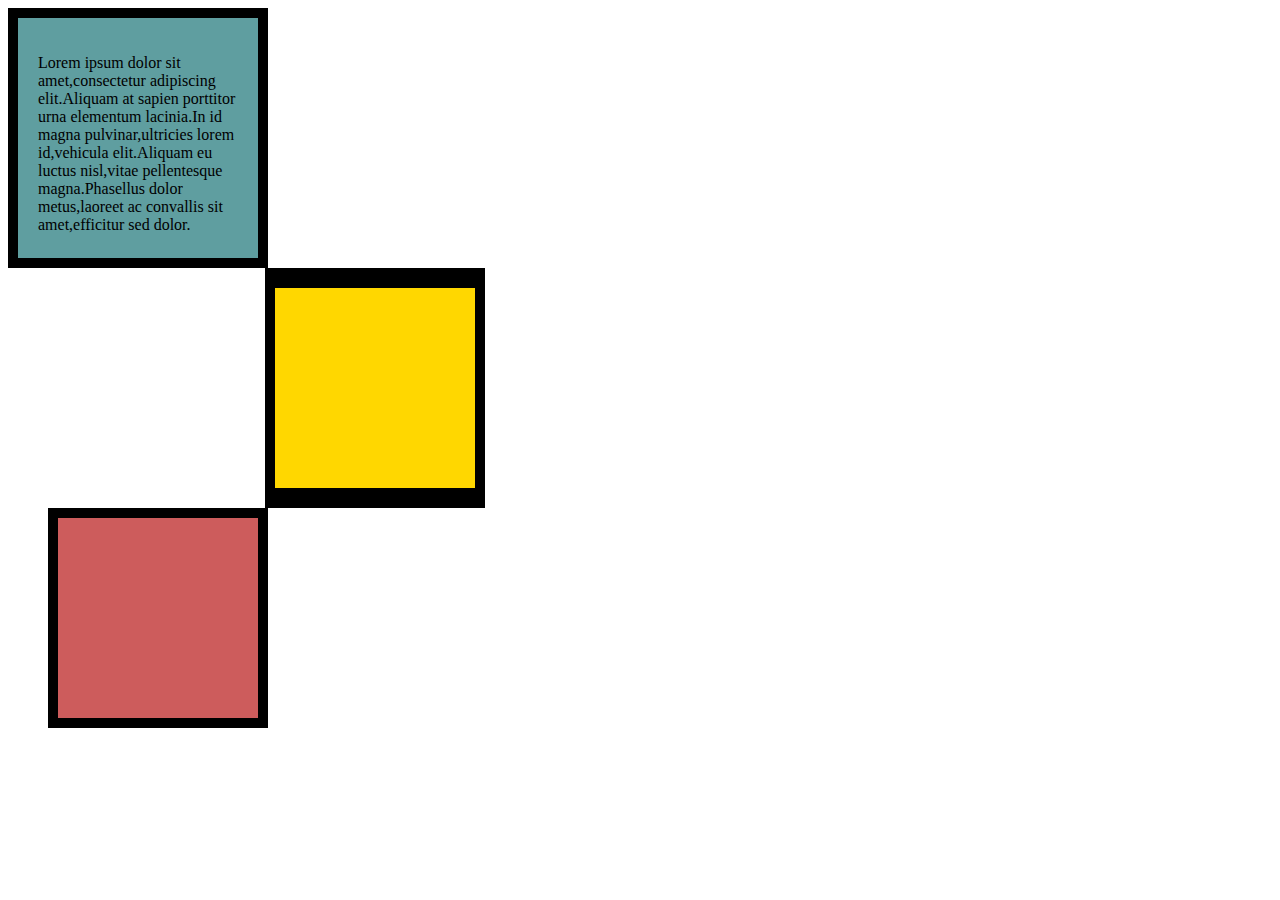
<file: 6.3+CSS+Box+Model/6.3+CSS+Box+Model/6.3 CSS Box Model/index.html>
<!DOCTYPE html>
<html lang="en">

<head>
  <meta charset="UTF-8">
  <title>CSS Box Model</title>
  <style>
    /* Write your CSS code here */
#one{
  background-color: cadetblue;
  height: 200px;
  width: 200px;
  padding: 20px;
  border: 10px solid black;
  margin: 0;
}
#two{
  height: 200px;
  width: 200px;
  background-color: gold;
  border-top: 20px solid black;
  border-bottom: 20px solid black;
  border-right: 10px solid black;
  border-left: 10px solid black;
  margin-left: 257px;
}
#three{
  height: 200px;
  width: 200px;
  background-color: indianred;
  border:10px solid black;
  margin-left: 40px;
}
  </style>
</head>

<body>
  <div id="one"> 
    <p>Lorem ipsum dolor sit amet,consectetur adipiscing elit.Aliquam at sapien porttitor urna elementum lacinia.In
    id magna pulvinar,ultricies lorem id,vehicula elit.Aliquam eu luctus nisl,vitae pellentesque magna.Phasellus
    dolor metus,laoreet ac convallis sit amet,efficitur sed dolor.</p>
  </div>
  <div id="two"> </div>
  <div id="three"></div>
  


  <!-- TODOs:
1. Create 3 Boxes using the div element.
2. Set their sizes to 200px heigh by 200px wide.
3. Set different background colors for each of the boxes (I used cadetblue, gold and indianred).
4. Add a paragraph <p> element into the first div and add the following words:
    Lorem ipsum dolor sit amet, consectetur adipiscing elit. Aliquam at sapien porttitor urna elementum lacinia. In
    id magna pulvinar, ultricies lorem id, vehicula elit. Aliquam eu luctus nisl, vitae pellentesque magna. Phasellus
    dolor metus, laoreet ac convallis sit amet, efficitur sed dolor.
5. Set the 1st div to have 20px padding all around with a black 10px border.
6. Fix the style of the <p> element to remove all margins.
Hint: Use the CSS inspector in Chrome.
7. Set the 2nd div to have a 20px border on top and bottom and 10px border left and right. (See goal image)
8. Set the 3rd div to have a 10px border 
9. Set the margins for the divs so that each box corner touches the other. (See the goal image)
-->

</body>

</html>
</file>
<file: 5.3+CSS+Selectors/5.3 CSS Selectors/style.css>
ol {
  margin-left: -40px;
  margin-top: -20px;
  list-style-position: inside;
}
p{
  color:red;
}
.note {
  font-size: 20px;
}
#id-selector-demo{
  color:green;
}
li[value="4"]{
  color:blue;
}
*{
  text-align: center;
}
/* Write your CSS below, don't change the rules above. */
</file>
<file: 5.4+Color+Vocab+Project/5.4+Color+Vocab+Project/style.css>
.color-title{
    font-weight: normal;
}
#red{
    color: red;
}
#blue{
    color: blue;
}
#orange{
    color: orange;
}
#green{
    color: green;
}
#yellow{
    color: yellow;
}
img{
    height:200px;
    width:200px;
}
</file>
<file: 7.0+CSS+Cascade/7.0+CSS+Cascade/style.css>
/* Don't change the existing CSS. */

.box {
  background-color: blue;
  padding: 10px;
}

p {
  color: yellow;
  margin: 0;
  padding: 0;
}
body{
  border: 10px solid purple;
}
.inner-box{
  background-color: red;
}
.white-text{
  color: white;
}
</file>
